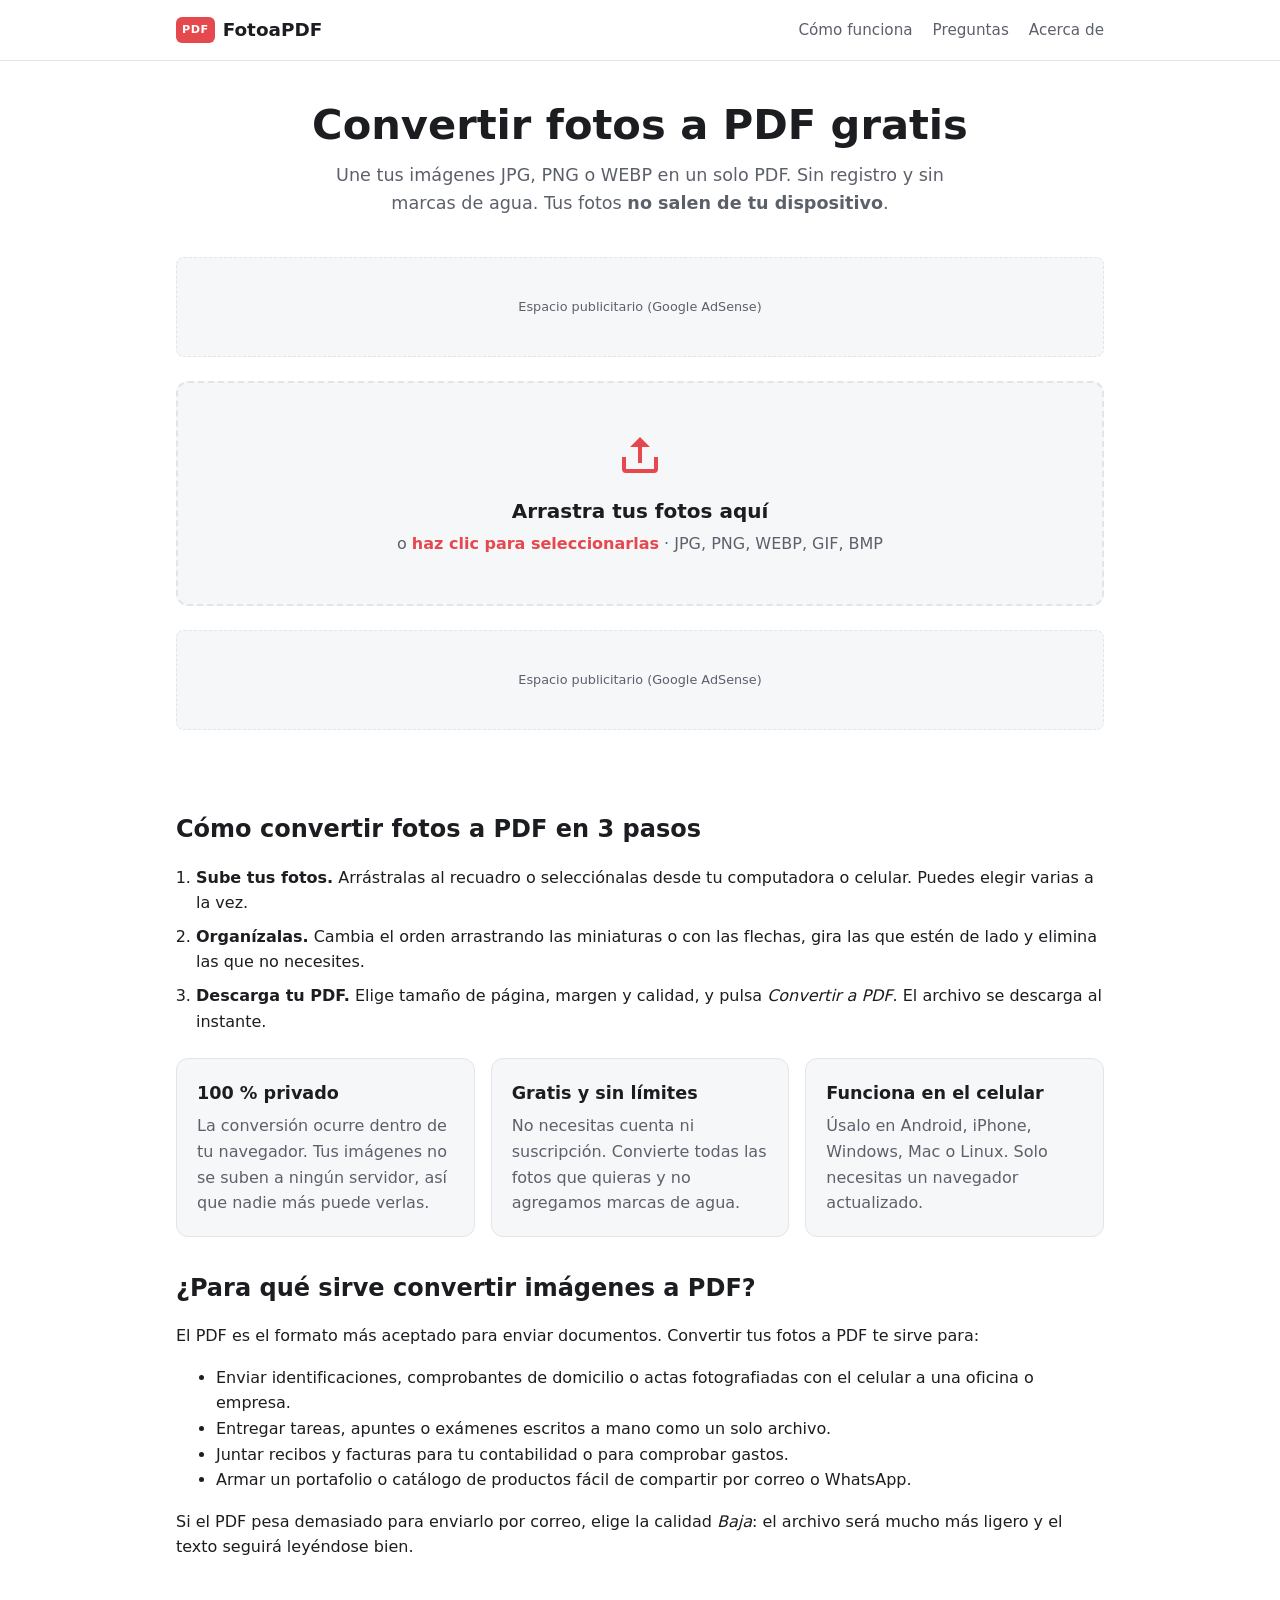
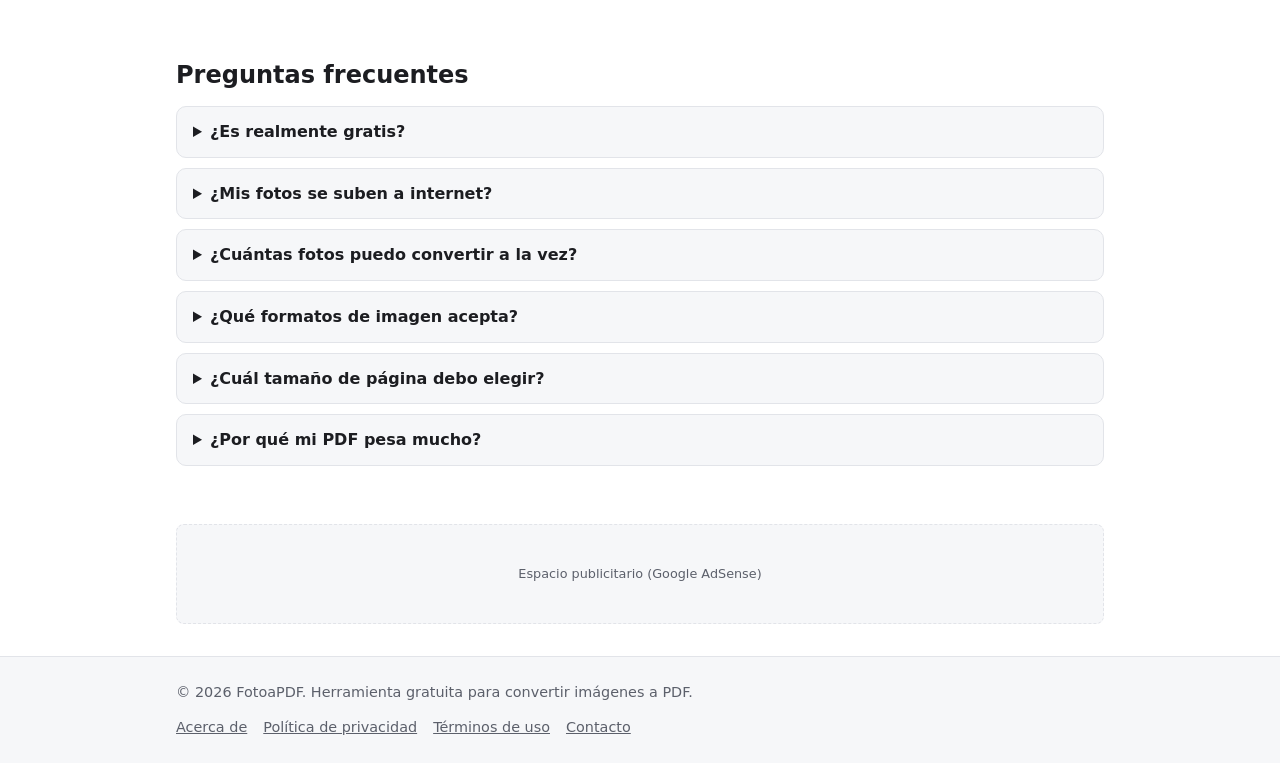
<file: index.html>
<!doctype html>
<html lang="es">
<head>
  <meta charset="utf-8">
  <meta name="viewport" content="width=device-width, initial-scale=1">
  <title>Convertir fotos a PDF gratis, online y sin registro | FotoaPDF</title>
  <meta name="description" content="Convierte fotos JPG, PNG y WEBP a un solo PDF gratis. Sin registro, sin marcas de agua y sin subir tus imágenes: todo se procesa en tu navegador.">
  <link rel="canonical" href="https://tudominio.com/">
  <meta property="og:title" content="Convertir fotos a PDF gratis | FotoaPDF">
  <meta property="og:description" content="Une tus fotos en un PDF en segundos. Gratis, privado y sin marcas de agua.">
  <meta property="og:type" content="website">
  <meta property="og:url" content="https://tudominio.com/">
  <meta name="theme-color" content="#e5484d">
  <link rel="icon" href="favicon.svg" type="image/svg+xml">
  <link rel="stylesheet" href="css/estilos.css">

  <!-- Google AdSense (sustituye ca-pub-XXXXXXXXXXXXXXXX por tu ID de editor) -->
  <script async src="https://pagead2.googlesyndication.com/pagead/js/adsbygoogle.js?client=ca-pub-XXXXXXXXXXXXXXXX" crossorigin="anonymous"></script>

  <script type="application/ld+json">
  {
    "@context": "https://schema.org",
    "@type": "WebApplication",
    "name": "FotoaPDF",
    "url": "https://tudominio.com/",
    "applicationCategory": "UtilitiesApplication",
    "operatingSystem": "Cualquiera (navegador web)",
    "offers": { "@type": "Offer", "price": "0", "priceCurrency": "MXN" },
    "description": "Convierte fotos a PDF gratis directamente en tu navegador."
  }
  </script>
</head>
<body>
  <header class="cabecera">
    <div class="contenedor cabecera__fila">
      <a href="./" class="logo"><span class="logo__icono">PDF</span> FotoaPDF</a>
      <nav class="menu">
        <a href="#como-funciona">Cómo funciona</a>
        <a href="#preguntas">Preguntas</a>
        <a href="acerca.html">Acerca de</a>
      </nav>
    </div>
  </header>

  <main>
    <section class="hero">
      <div class="contenedor">
        <h1>Convertir fotos a PDF gratis</h1>
        <p class="hero__sub">Une tus imágenes JPG, PNG o WEBP en un solo PDF. Sin registro y sin marcas de agua. Tus fotos <strong>no salen de tu dispositivo</strong>.</p>
      </div>
    </section>

    <!-- Anuncio superior -->
    <div class="contenedor">
      <div class="anuncio">
        <ins class="adsbygoogle" style="display:block"
             data-ad-client="ca-pub-XXXXXXXXXXXXXXXX"
             data-ad-slot="1111111111"
             data-ad-format="auto"
             data-full-width-responsive="true"></ins>
      </div>
    </div>

    <section class="contenedor herramienta" aria-label="Convertidor">
      <div id="zona" class="zona" tabindex="0" role="button" aria-label="Selecciona o arrastra tus fotos">
        <input id="archivos" type="file" accept="image/*" multiple hidden>
        <svg class="zona__icono" viewBox="0 0 24 24" aria-hidden="true"><path d="M19 13v6H5v-6H3v6a2 2 0 0 0 2 2h14a2 2 0 0 0 2-2v-6h-2zM12 3 7 8h4v8h2V8h4z"/></svg>
        <p class="zona__titulo">Arrastra tus fotos aquí</p>
        <p class="zona__texto">o <span class="enlace">haz clic para seleccionarlas</span> · JPG, PNG, WEBP, GIF, BMP</p>
      </div>

      <div id="panel" class="panel" hidden>
        <div class="panel__barra">
          <p><strong id="contador">0</strong> imagen(es) · arrastra las miniaturas para cambiar el orden</p>
          <div class="panel__acciones">
            <button type="button" class="btn btn--sec" id="agregar">+ Agregar más</button>
            <button type="button" class="btn btn--sec" id="ordenar">Ordenar por nombre</button>
            <button type="button" class="btn btn--sec" id="limpiar">Quitar todas</button>
          </div>
        </div>

        <ul id="lista" class="lista"></ul>

        <div class="opciones">
          <label>Tamaño de página
            <select id="tamano">
              <option value="ajustar">Ajustar a cada foto</option>
              <option value="a4" selected>A4</option>
              <option value="letter">Carta</option>
              <option value="legal">Oficio</option>
            </select>
          </label>
          <label>Orientación
            <select id="orientacion">
              <option value="auto" selected>Automática</option>
              <option value="p">Vertical</option>
              <option value="l">Horizontal</option>
            </select>
          </label>
          <label>Margen
            <select id="margen">
              <option value="0">Sin margen</option>
              <option value="20" selected>Pequeño</option>
              <option value="45">Grande</option>
            </select>
          </label>
          <label>Calidad
            <select id="calidad">
              <option value="alta">Alta (archivo más grande)</option>
              <option value="media" selected>Media (recomendada)</option>
              <option value="baja">Baja (archivo más ligero)</option>
            </select>
          </label>
          <label class="opciones__nombre">Nombre del archivo
            <input id="nombre" type="text" value="mis-fotos" maxlength="80">
          </label>
        </div>

        <button type="button" class="btn btn--pri btn--grande" id="convertir">Convertir a PDF</button>
        <div id="progreso" class="progreso" hidden><div class="progreso__barra"></div><span class="progreso__texto"></span></div>
        <p id="resultado" class="resultado" hidden></p>
      </div>
    </section>

    <!-- Anuncio intermedio -->
    <div class="contenedor">
      <div class="anuncio">
        <ins class="adsbygoogle" style="display:block"
             data-ad-client="ca-pub-XXXXXXXXXXXXXXXX"
             data-ad-slot="2222222222"
             data-ad-format="auto"
             data-full-width-responsive="true"></ins>
      </div>
    </div>

    <section id="como-funciona" class="contenedor contenido">
      <h2>Cómo convertir fotos a PDF en 3 pasos</h2>
      <ol class="pasos">
        <li><strong>Sube tus fotos.</strong> Arrástralas al recuadro o selecciónalas desde tu computadora o celular. Puedes elegir varias a la vez.</li>
        <li><strong>Organízalas.</strong> Cambia el orden arrastrando las miniaturas o con las flechas, gira las que estén de lado y elimina las que no necesites.</li>
        <li><strong>Descarga tu PDF.</strong> Elige tamaño de página, margen y calidad, y pulsa <em>Convertir a PDF</em>. El archivo se descarga al instante.</li>
      </ol>

      <div class="ventajas">
        <article>
          <h3>100 % privado</h3>
          <p>La conversión ocurre dentro de tu navegador. Tus imágenes no se suben a ningún servidor, así que nadie más puede verlas.</p>
        </article>
        <article>
          <h3>Gratis y sin límites</h3>
          <p>No necesitas cuenta ni suscripción. Convierte todas las fotos que quieras y no agregamos marcas de agua.</p>
        </article>
        <article>
          <h3>Funciona en el celular</h3>
          <p>Úsalo en Android, iPhone, Windows, Mac o Linux. Solo necesitas un navegador actualizado.</p>
        </article>
      </div>

      <h2>¿Para qué sirve convertir imágenes a PDF?</h2>
      <p>El PDF es el formato más aceptado para enviar documentos. Convertir tus fotos a PDF te sirve para:</p>
      <ul>
        <li>Enviar identificaciones, comprobantes de domicilio o actas fotografiadas con el celular a una oficina o empresa.</li>
        <li>Entregar tareas, apuntes o exámenes escritos a mano como un solo archivo.</li>
        <li>Juntar recibos y facturas para tu contabilidad o para comprobar gastos.</li>
        <li>Armar un portafolio o catálogo de productos fácil de compartir por correo o WhatsApp.</li>
      </ul>
      <p>Si el PDF pesa demasiado para enviarlo por correo, elige la calidad <em>Baja</em>: el archivo será mucho más ligero y el texto seguirá leyéndose bien.</p>
    </section>

    <section id="preguntas" class="contenedor contenido">
      <h2>Preguntas frecuentes</h2>
      <details>
        <summary>¿Es realmente gratis?</summary>
        <p>Sí. FotoaPDF es gratuito y se mantiene gracias a los anuncios que ves en la página. No hay planes de pago ni funciones bloqueadas.</p>
      </details>
      <details>
        <summary>¿Mis fotos se suben a internet?</summary>
        <p>No. Todo el proceso ocurre en tu dispositivo con JavaScript. Al cerrar la pestaña, las imágenes desaparecen de la memoria del navegador.</p>
      </details>
      <details>
        <summary>¿Cuántas fotos puedo convertir a la vez?</summary>
        <p>No hay un límite fijo; depende de la memoria de tu dispositivo. En una computadora puedes unir cientos de fotos. En celulares antiguos te recomendamos menos de 50 por PDF.</p>
      </details>
      <details>
        <summary>¿Qué formatos de imagen acepta?</summary>
        <p>JPG/JPEG, PNG, WEBP, GIF (primer cuadro) y BMP. Las fotos HEIC de iPhone funcionan en Safari; en otros navegadores conviértelas antes a JPG o configura el iPhone en <em>Ajustes › Cámara › Formatos › Más compatible</em>.</p>
      </details>
      <details>
        <summary>¿Cuál tamaño de página debo elegir?</summary>
        <p><strong>Carta</strong> es el estándar en México y Estados Unidos; <strong>A4</strong> en casi todo el resto del mundo. <em>Ajustar a cada foto</em> crea páginas del tamaño exacto de cada imagen, sin bordes blancos.</p>
      </details>
      <details>
        <summary>¿Por qué mi PDF pesa mucho?</summary>
        <p>Las fotos de celulares modernos tienen muchísima resolución. Elige la calidad <em>Media</em> o <em>Baja</em> para reducir el tamaño del archivo.</p>
      </details>
    </section>

    <!-- Anuncio inferior -->
    <div class="contenedor">
      <div class="anuncio">
        <ins class="adsbygoogle" style="display:block"
             data-ad-client="ca-pub-XXXXXXXXXXXXXXXX"
             data-ad-slot="3333333333"
             data-ad-format="auto"
             data-full-width-responsive="true"></ins>
      </div>
    </div>
  </main>

  <footer class="pie">
    <div class="contenedor pie__fila">
      <p>© <span class="anio"></span> FotoaPDF. Herramienta gratuita para convertir imágenes a PDF.</p>
      <nav>
        <a href="acerca.html">Acerca de</a>
        <a href="privacidad.html">Política de privacidad</a>
        <a href="terminos.html">Términos de uso</a>
        <a href="contacto.html">Contacto</a>
      </nav>
    </div>
  </footer>

  <script src="vendor/jspdf.umd.min.js" defer></script>
  <script src="js/anuncios.js" defer></script>
  <script src="js/app.js" defer></script>
</body>
</html>
</file>
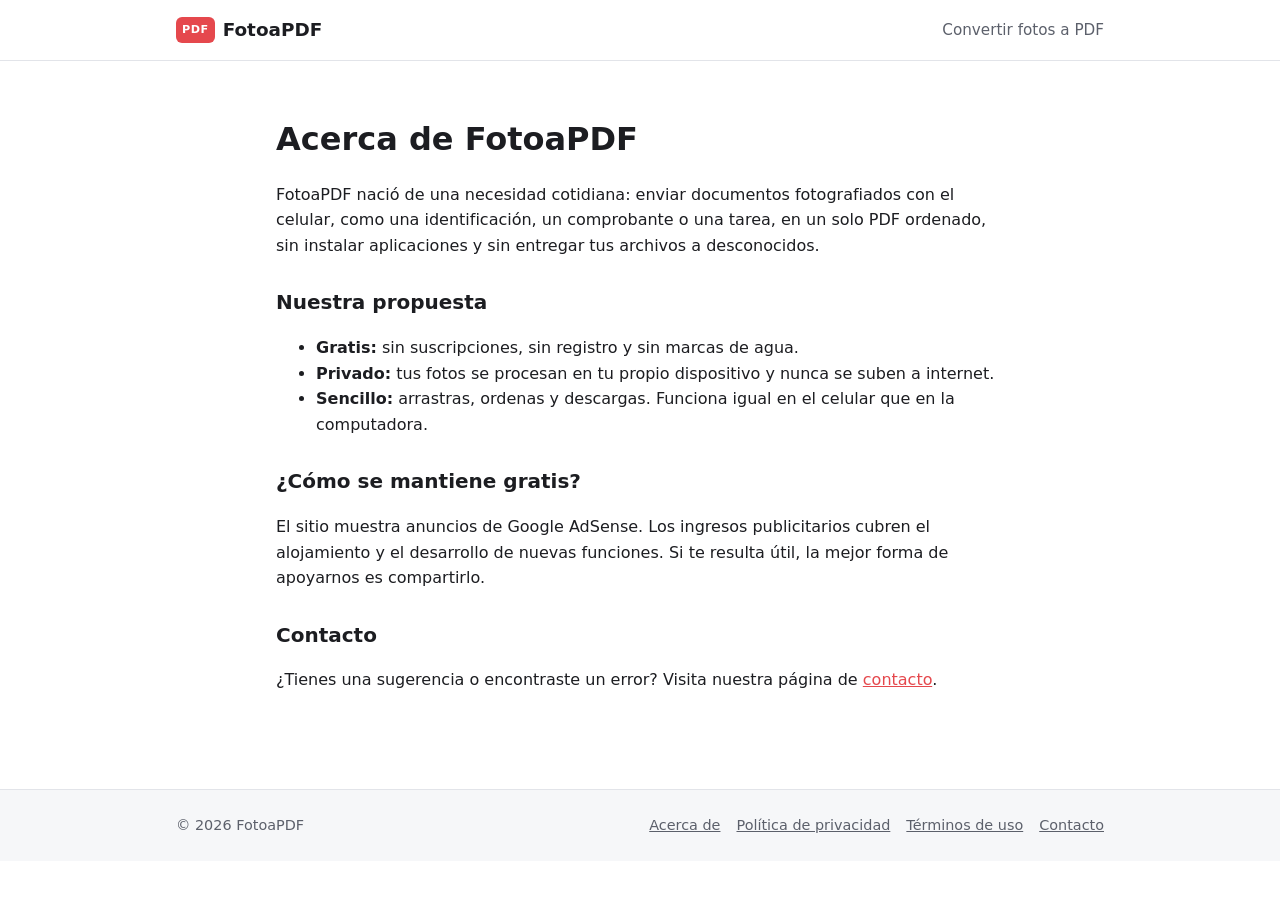
<file: acerca.html>
<!doctype html>
<html lang="es">
<head>
  <meta charset="utf-8">
  <meta name="viewport" content="width=device-width, initial-scale=1">
  <title>Acerca de | FotoaPDF</title>
  <meta name="description" content="Conoce FotoaPDF, la herramienta gratuita y privada para convertir fotos a PDF.">
  <link rel="canonical" href="https://tudominio.com/acerca.html">
  <link rel="icon" href="favicon.svg" type="image/svg+xml">
  <link rel="stylesheet" href="css/estilos.css">
  <!-- Google AdSense -->
  <script async src="https://pagead2.googlesyndication.com/pagead/js/adsbygoogle.js?client=ca-pub-XXXXXXXXXXXXXXXX" crossorigin="anonymous"></script>
</head>
<body>
  <header class="cabecera">
    <div class="contenedor cabecera__fila">
      <a href="./" class="logo"><span class="logo__icono">PDF</span> FotoaPDF</a>
      <nav class="menu"><a href="./">Convertir fotos a PDF</a></nav>
    </div>
  </header>
  <main class="contenedor legal">
    <h1>Acerca de FotoaPDF</h1>
    <p>FotoaPDF nació de una necesidad cotidiana: enviar documentos fotografiados con el celular, como una identificación, un comprobante o una tarea, en un solo PDF ordenado, sin instalar aplicaciones y sin entregar tus archivos a desconocidos.</p>

    <h2>Nuestra propuesta</h2>
    <ul>
      <li><strong>Gratis:</strong> sin suscripciones, sin registro y sin marcas de agua.</li>
      <li><strong>Privado:</strong> tus fotos se procesan en tu propio dispositivo y nunca se suben a internet.</li>
      <li><strong>Sencillo:</strong> arrastras, ordenas y descargas. Funciona igual en el celular que en la computadora.</li>
    </ul>

    <h2>¿Cómo se mantiene gratis?</h2>
    <p>El sitio muestra anuncios de Google AdSense. Los ingresos publicitarios cubren el alojamiento y el desarrollo de nuevas funciones. Si te resulta útil, la mejor forma de apoyarnos es compartirlo.</p>

    <h2>Contacto</h2>
    <p>¿Tienes una sugerencia o encontraste un error? Visita nuestra página de <a href="contacto.html">contacto</a>.</p>
  </main>
  <footer class="pie">
    <div class="contenedor pie__fila">
      <p>© <span class="anio"></span> FotoaPDF</p>
      <nav>
        <a href="acerca.html">Acerca de</a>
        <a href="privacidad.html">Política de privacidad</a>
        <a href="terminos.html">Términos de uso</a>
        <a href="contacto.html">Contacto</a>
      </nav>
    </div>
  </footer>
  <script src="js/anuncios.js" defer></script>
</body>
</html>
</file>
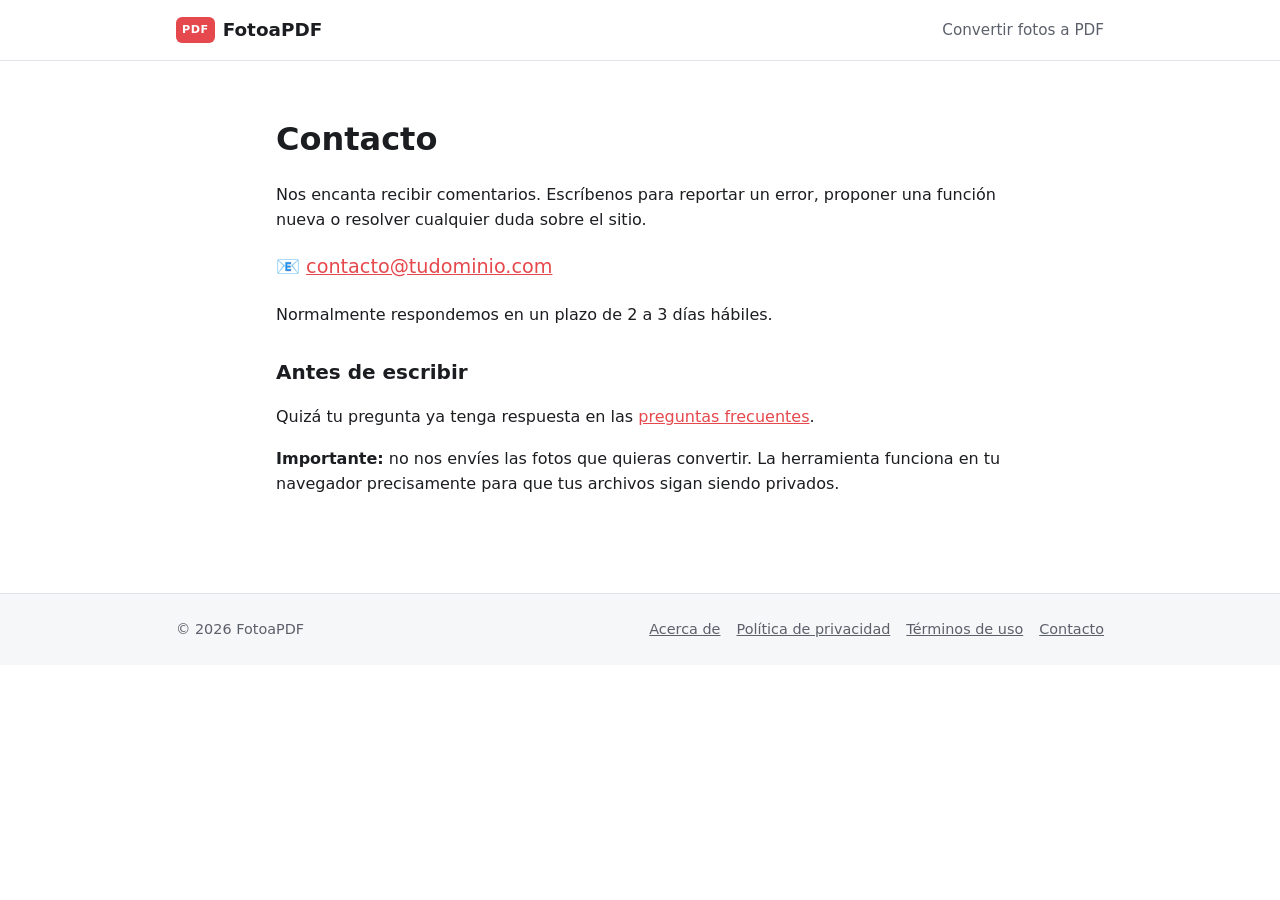
<file: contacto.html>
<!doctype html>
<html lang="es">
<head>
  <meta charset="utf-8">
  <meta name="viewport" content="width=device-width, initial-scale=1">
  <title>Contacto | FotoaPDF</title>
  <meta name="description" content="Ponte en contacto con el equipo de FotoaPDF.">
  <link rel="canonical" href="https://tudominio.com/contacto.html">
  <link rel="icon" href="favicon.svg" type="image/svg+xml">
  <link rel="stylesheet" href="css/estilos.css">
  <!-- Google AdSense -->
  <script async src="https://pagead2.googlesyndication.com/pagead/js/adsbygoogle.js?client=ca-pub-XXXXXXXXXXXXXXXX" crossorigin="anonymous"></script>
</head>
<body>
  <header class="cabecera">
    <div class="contenedor cabecera__fila">
      <a href="./" class="logo"><span class="logo__icono">PDF</span> FotoaPDF</a>
      <nav class="menu"><a href="./">Convertir fotos a PDF</a></nav>
    </div>
  </header>
  <main class="contenedor legal">
    <h1>Contacto</h1>
    <p>Nos encanta recibir comentarios. Escríbenos para reportar un error, proponer una función nueva o resolver cualquier duda sobre el sitio.</p>
    <p style="font-size:1.2rem">📧 <a href="mailto:contacto@tudominio.com">contacto@tudominio.com</a></p>
    <p>Normalmente respondemos en un plazo de 2 a 3 días hábiles.</p>
    <h2>Antes de escribir</h2>
    <p>Quizá tu pregunta ya tenga respuesta en las <a href="./#preguntas">preguntas frecuentes</a>.</p>
    <p><strong>Importante:</strong> no nos envíes las fotos que quieras convertir. La herramienta funciona en tu navegador precisamente para que tus archivos sigan siendo privados.</p>
  </main>
  <footer class="pie">
    <div class="contenedor pie__fila">
      <p>© <span class="anio"></span> FotoaPDF</p>
      <nav>
        <a href="acerca.html">Acerca de</a>
        <a href="privacidad.html">Política de privacidad</a>
        <a href="terminos.html">Términos de uso</a>
        <a href="contacto.html">Contacto</a>
      </nav>
    </div>
  </footer>
  <script src="js/anuncios.js" defer></script>
</body>
</html>
</file>
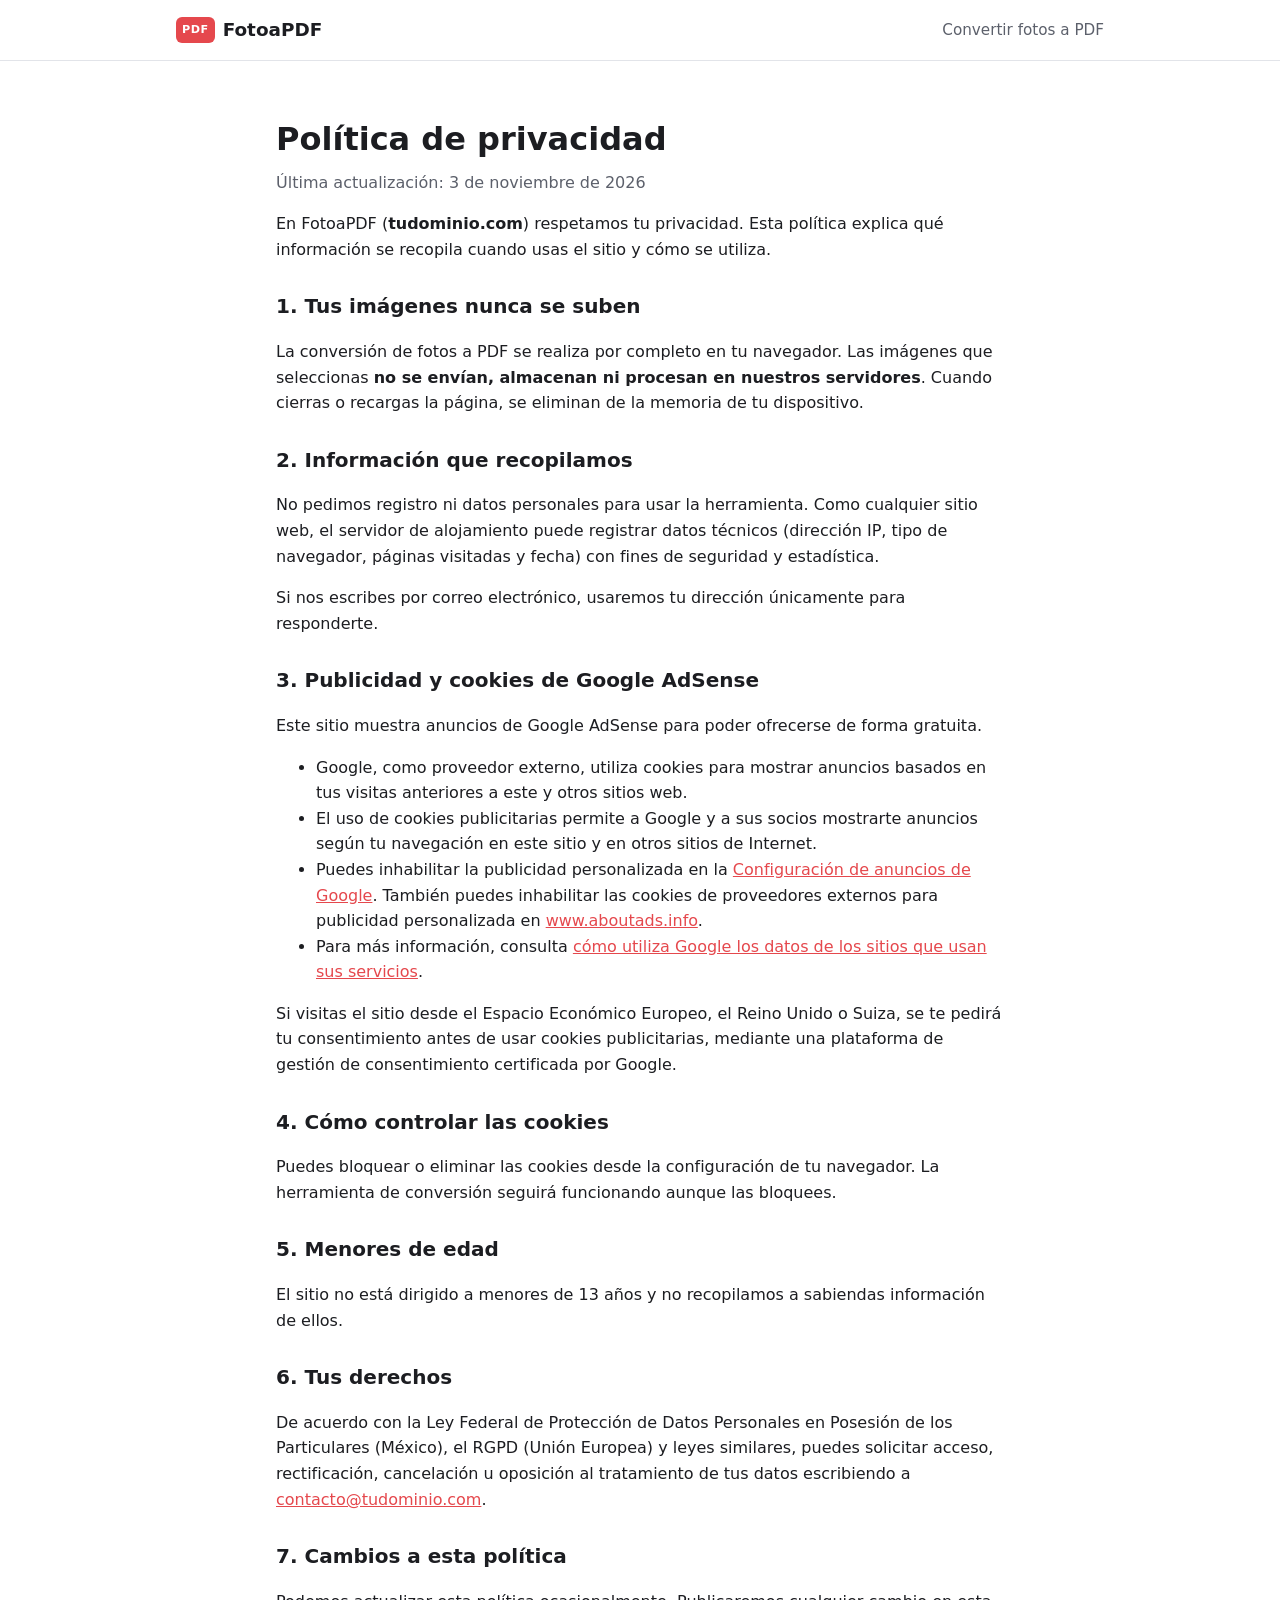
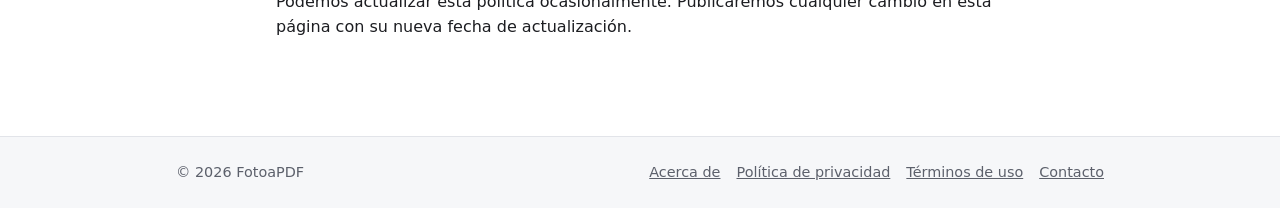
<file: privacidad.html>
<!doctype html>
<html lang="es">
<head>
  <meta charset="utf-8">
  <meta name="viewport" content="width=device-width, initial-scale=1">
  <title>Política de privacidad | FotoaPDF</title>
  <meta name="description" content="Cómo FotoaPDF trata tus datos, tus imágenes y el uso de cookies publicitarias de Google AdSense.">
  <link rel="canonical" href="https://tudominio.com/privacidad.html">
  <link rel="icon" href="favicon.svg" type="image/svg+xml">
  <link rel="stylesheet" href="css/estilos.css">
  <!-- Google AdSense -->
  <script async src="https://pagead2.googlesyndication.com/pagead/js/adsbygoogle.js?client=ca-pub-XXXXXXXXXXXXXXXX" crossorigin="anonymous"></script>
</head>
<body>
  <header class="cabecera">
    <div class="contenedor cabecera__fila">
      <a href="./" class="logo"><span class="logo__icono">PDF</span> FotoaPDF</a>
      <nav class="menu"><a href="./">Convertir fotos a PDF</a></nav>
    </div>
  </header>
  <main class="contenedor legal">
    <h1>Política de privacidad</h1>
    <p class="fecha">Última actualización: 3 de noviembre de 2026</p>

    <p>En FotoaPDF (<strong>tudominio.com</strong>) respetamos tu privacidad. Esta política explica qué información se recopila cuando usas el sitio y cómo se utiliza.</p>

    <h2>1. Tus imágenes nunca se suben</h2>
    <p>La conversión de fotos a PDF se realiza por completo en tu navegador. Las imágenes que seleccionas <strong>no se envían, almacenan ni procesan en nuestros servidores</strong>. Cuando cierras o recargas la página, se eliminan de la memoria de tu dispositivo.</p>

    <h2>2. Información que recopilamos</h2>
    <p>No pedimos registro ni datos personales para usar la herramienta. Como cualquier sitio web, el servidor de alojamiento puede registrar datos técnicos (dirección IP, tipo de navegador, páginas visitadas y fecha) con fines de seguridad y estadística.</p>
    <p>Si nos escribes por correo electrónico, usaremos tu dirección únicamente para responderte.</p>

    <h2>3. Publicidad y cookies de Google AdSense</h2>
    <p>Este sitio muestra anuncios de Google AdSense para poder ofrecerse de forma gratuita.</p>
    <ul>
      <li>Google, como proveedor externo, utiliza cookies para mostrar anuncios basados en tus visitas anteriores a este y otros sitios web.</li>
      <li>El uso de cookies publicitarias permite a Google y a sus socios mostrarte anuncios según tu navegación en este sitio y en otros sitios de Internet.</li>
      <li>Puedes inhabilitar la publicidad personalizada en la <a href="https://adssettings.google.com/" rel="nofollow noopener" target="_blank">Configuración de anuncios de Google</a>. También puedes inhabilitar las cookies de proveedores externos para publicidad personalizada en <a href="https://www.aboutads.info/choices/" rel="nofollow noopener" target="_blank">www.aboutads.info</a>.</li>
      <li>Para más información, consulta <a href="https://policies.google.com/technologies/partner-sites" rel="nofollow noopener" target="_blank">cómo utiliza Google los datos de los sitios que usan sus servicios</a>.</li>
    </ul>
    <p>Si visitas el sitio desde el Espacio Económico Europeo, el Reino Unido o Suiza, se te pedirá tu consentimiento antes de usar cookies publicitarias, mediante una plataforma de gestión de consentimiento certificada por Google.</p>

    <h2>4. Cómo controlar las cookies</h2>
    <p>Puedes bloquear o eliminar las cookies desde la configuración de tu navegador. La herramienta de conversión seguirá funcionando aunque las bloquees.</p>

    <h2>5. Menores de edad</h2>
    <p>El sitio no está dirigido a menores de 13 años y no recopilamos a sabiendas información de ellos.</p>

    <h2>6. Tus derechos</h2>
    <p>De acuerdo con la Ley Federal de Protección de Datos Personales en Posesión de los Particulares (México), el RGPD (Unión Europea) y leyes similares, puedes solicitar acceso, rectificación, cancelación u oposición al tratamiento de tus datos escribiendo a <a href="mailto:contacto@tudominio.com">contacto@tudominio.com</a>.</p>

    <h2>7. Cambios a esta política</h2>
    <p>Podemos actualizar esta política ocasionalmente. Publicaremos cualquier cambio en esta página con su nueva fecha de actualización.</p>
  </main>
  <footer class="pie">
    <div class="contenedor pie__fila">
      <p>© <span class="anio"></span> FotoaPDF</p>
      <nav>
        <a href="acerca.html">Acerca de</a>
        <a href="privacidad.html">Política de privacidad</a>
        <a href="terminos.html">Términos de uso</a>
        <a href="contacto.html">Contacto</a>
      </nav>
    </div>
  </footer>
  <script src="js/anuncios.js" defer></script>
</body>
</html>
</file>
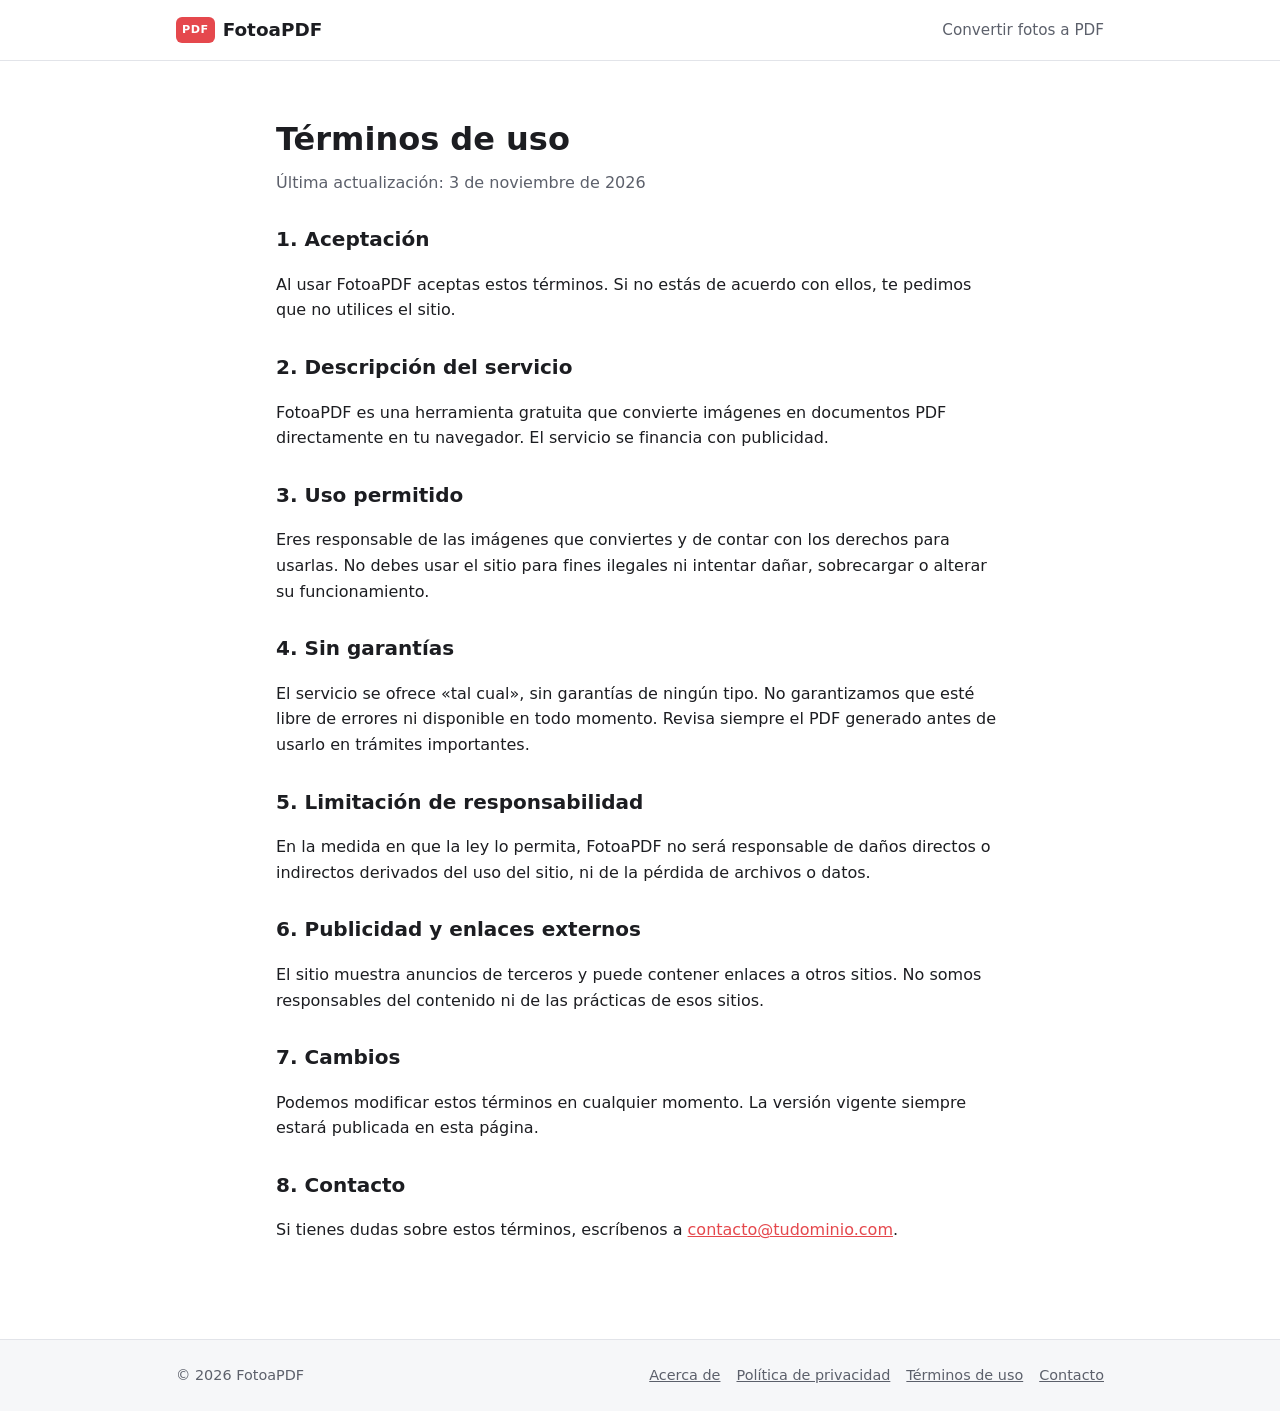
<file: terminos.html>
<!doctype html>
<html lang="es">
<head>
  <meta charset="utf-8">
  <meta name="viewport" content="width=device-width, initial-scale=1">
  <title>Términos de uso | FotoaPDF</title>
  <meta name="description" content="Condiciones de uso del convertidor gratuito de fotos a PDF FotoaPDF.">
  <link rel="canonical" href="https://tudominio.com/terminos.html">
  <link rel="icon" href="favicon.svg" type="image/svg+xml">
  <link rel="stylesheet" href="css/estilos.css">
  <!-- Google AdSense -->
  <script async src="https://pagead2.googlesyndication.com/pagead/js/adsbygoogle.js?client=ca-pub-XXXXXXXXXXXXXXXX" crossorigin="anonymous"></script>
</head>
<body>
  <header class="cabecera">
    <div class="contenedor cabecera__fila">
      <a href="./" class="logo"><span class="logo__icono">PDF</span> FotoaPDF</a>
      <nav class="menu"><a href="./">Convertir fotos a PDF</a></nav>
    </div>
  </header>
  <main class="contenedor legal">
    <h1>Términos de uso</h1>
    <p class="fecha">Última actualización: 3 de noviembre de 2026</p>

    <h2>1. Aceptación</h2>
    <p>Al usar FotoaPDF aceptas estos términos. Si no estás de acuerdo con ellos, te pedimos que no utilices el sitio.</p>

    <h2>2. Descripción del servicio</h2>
    <p>FotoaPDF es una herramienta gratuita que convierte imágenes en documentos PDF directamente en tu navegador. El servicio se financia con publicidad.</p>

    <h2>3. Uso permitido</h2>
    <p>Eres responsable de las imágenes que conviertes y de contar con los derechos para usarlas. No debes usar el sitio para fines ilegales ni intentar dañar, sobrecargar o alterar su funcionamiento.</p>

    <h2>4. Sin garantías</h2>
    <p>El servicio se ofrece «tal cual», sin garantías de ningún tipo. No garantizamos que esté libre de errores ni disponible en todo momento. Revisa siempre el PDF generado antes de usarlo en trámites importantes.</p>

    <h2>5. Limitación de responsabilidad</h2>
    <p>En la medida en que la ley lo permita, FotoaPDF no será responsable de daños directos o indirectos derivados del uso del sitio, ni de la pérdida de archivos o datos.</p>

    <h2>6. Publicidad y enlaces externos</h2>
    <p>El sitio muestra anuncios de terceros y puede contener enlaces a otros sitios. No somos responsables del contenido ni de las prácticas de esos sitios.</p>

    <h2>7. Cambios</h2>
    <p>Podemos modificar estos términos en cualquier momento. La versión vigente siempre estará publicada en esta página.</p>

    <h2>8. Contacto</h2>
    <p>Si tienes dudas sobre estos términos, escríbenos a <a href="mailto:contacto@tudominio.com">contacto@tudominio.com</a>.</p>
  </main>
  <footer class="pie">
    <div class="contenedor pie__fila">
      <p>© <span class="anio"></span> FotoaPDF</p>
      <nav>
        <a href="acerca.html">Acerca de</a>
        <a href="privacidad.html">Política de privacidad</a>
        <a href="terminos.html">Términos de uso</a>
        <a href="contacto.html">Contacto</a>
      </nav>
    </div>
  </footer>
  <script src="js/anuncios.js" defer></script>
</body>
</html>
</file>
<file: css/estilos.css>
:root {
  --pri: #e5484d;
  --pri-osc: #c93a3f;
  --texto: #1c1d21;
  --suave: #5c606b;
  --borde: #e2e4e9;
  --fondo: #ffffff;
  --fondo-2: #f6f7f9;
  --radio: 12px;
  --sombra: 0 1px 2px rgba(0,0,0,.05), 0 4px 16px rgba(0,0,0,.06);
}
@media (prefers-color-scheme: dark) {
  :root {
    --texto: #ececf0;
    --suave: #a3a7b3;
    --borde: #2e3038;
    --fondo: #15161a;
    --fondo-2: #1d1f24;
    --sombra: 0 1px 2px rgba(0,0,0,.3), 0 4px 16px rgba(0,0,0,.3);
  }
}

* { box-sizing: border-box; }
html { scroll-behavior: smooth; }
body {
  margin: 0;
  font-family: system-ui, -apple-system, "Segoe UI", Roboto, "Helvetica Neue", Arial, sans-serif;
  color: var(--texto);
  background: var(--fondo);
  line-height: 1.6;
  -webkit-font-smoothing: antialiased;
}
a { color: var(--pri); }
img { max-width: 100%; }

.contenedor { width: 100%; max-width: 960px; margin: 0 auto; padding: 0 16px; }

/* Cabecera */
.cabecera { border-bottom: 1px solid var(--borde); background: var(--fondo); position: sticky; top: 0; z-index: 10; }
.cabecera__fila { display: flex; align-items: center; justify-content: space-between; gap: 16px; min-height: 60px; }
.logo { display: flex; align-items: center; gap: 8px; font-weight: 700; font-size: 1.15rem; color: var(--texto); text-decoration: none; }
.logo__icono { background: var(--pri); color: #fff; font-size: .7rem; font-weight: 800; padding: 4px 6px; border-radius: 6px; letter-spacing: .5px; }
.menu { display: flex; gap: 20px; }
.menu a { color: var(--suave); text-decoration: none; font-size: .95rem; }
.menu a:hover { color: var(--texto); }
@media (max-width: 600px) { .menu a:not(:last-child) { display: none; } }

/* Hero */
.hero { text-align: center; padding: 40px 0 16px; }
.hero h1 { font-size: clamp(1.8rem, 5vw, 2.6rem); line-height: 1.15; margin: 0 0 12px; }
.hero__sub { color: var(--suave); font-size: 1.1rem; max-width: 640px; margin: 0 auto; }

/* Zona de carga */
.herramienta { margin: 16px auto 24px; }
.zona {
  border: 2px dashed var(--borde);
  border-radius: var(--radio);
  background: var(--fondo-2);
  padding: 48px 16px;
  text-align: center;
  cursor: pointer;
  transition: border-color .15s, background .15s;
}
.zona:hover, .zona:focus-visible, .zona.activa { border-color: var(--pri); outline: none; }
.zona.activa { background: color-mix(in srgb, var(--pri) 8%, var(--fondo-2)); }
.zona__icono { width: 48px; height: 48px; fill: var(--pri); }
.zona__titulo { font-size: 1.25rem; font-weight: 600; margin: 8px 0 4px; }
.zona__texto { color: var(--suave); margin: 0; }
.enlace { color: var(--pri); font-weight: 600; }
.zona.compacta { padding: 18px 16px; }
.zona.compacta .zona__icono { width: 28px; height: 28px; }
.zona.compacta .zona__titulo { font-size: 1rem; }

/* Panel */
.panel { margin-top: 20px; }
.panel__barra { display: flex; flex-wrap: wrap; align-items: center; justify-content: space-between; gap: 12px; margin-bottom: 12px; }
.panel__barra p { margin: 0; color: var(--suave); }
.panel__acciones { display: flex; flex-wrap: wrap; gap: 8px; }

.lista { list-style: none; padding: 0; margin: 0 0 20px; display: grid; grid-template-columns: repeat(auto-fill, minmax(130px, 1fr)); gap: 12px; }
.item {
  position: relative;
  background: var(--fondo-2);
  border: 1px solid var(--borde);
  border-radius: 10px;
  padding: 8px;
  cursor: grab;
  user-select: none;
}
.item.arrastrando { opacity: .4; }
.item.destino { outline: 2px solid var(--pri); }
.item__marco { aspect-ratio: 3 / 4; display: flex; align-items: center; justify-content: center; overflow: hidden; border-radius: 6px; background: var(--fondo); }
.item__marco img { max-width: 100%; max-height: 100%; object-fit: contain; transition: transform .2s; pointer-events: none; }
.item__num { position: absolute; top: 4px; left: 4px; background: var(--pri); color: #fff; font-size: .75rem; font-weight: 700; min-width: 22px; height: 22px; border-radius: 11px; display: flex; align-items: center; justify-content: center; padding: 0 6px; }
.item__nombre { font-size: .75rem; color: var(--suave); white-space: nowrap; overflow: hidden; text-overflow: ellipsis; margin: 6px 0 4px; }
.item__botones { display: flex; justify-content: space-between; gap: 4px; }
.item__botones button {
  flex: 1;
  border: 1px solid var(--borde);
  background: var(--fondo);
  color: var(--texto);
  border-radius: 6px;
  height: 30px;
  cursor: pointer;
  font-size: .9rem;
}
.item__botones button:hover { border-color: var(--pri); color: var(--pri); }

.opciones { display: grid; grid-template-columns: repeat(auto-fit, minmax(180px, 1fr)); gap: 12px; padding: 16px; background: var(--fondo-2); border: 1px solid var(--borde); border-radius: var(--radio); margin-bottom: 16px; }
.opciones label { display: flex; flex-direction: column; gap: 4px; font-size: .85rem; font-weight: 600; color: var(--suave); }
.opciones select, .opciones input {
  font: inherit; font-weight: 400; font-size: .95rem;
  color: var(--texto); background: var(--fondo);
  border: 1px solid var(--borde); border-radius: 8px;
  padding: 8px 10px;
}

/* Botones */
.btn { font: inherit; border-radius: 8px; padding: 8px 14px; cursor: pointer; border: 1px solid transparent; font-weight: 600; font-size: .9rem; }
.btn--sec { background: var(--fondo); border-color: var(--borde); color: var(--texto); }
.btn--sec:hover { border-color: var(--pri); color: var(--pri); }
.btn--pri { background: var(--pri); color: #fff; }
.btn--pri:hover { background: var(--pri-osc); }
.btn--pri:disabled { opacity: .6; cursor: wait; }
.btn--grande { width: 100%; padding: 16px; font-size: 1.1rem; border-radius: var(--radio); }

.progreso { position: relative; margin-top: 12px; height: 28px; background: var(--fondo-2); border-radius: 14px; overflow: hidden; border: 1px solid var(--borde); }
.progreso__barra { height: 100%; width: 0; background: var(--pri); transition: width .2s; }
.progreso__texto { position: absolute; inset: 0; display: flex; align-items: center; justify-content: center; font-size: .85rem; font-weight: 600; }
.resultado { margin-top: 12px; padding: 12px 16px; border-radius: 10px; background: color-mix(in srgb, #30a46c 12%, var(--fondo)); border: 1px solid color-mix(in srgb, #30a46c 40%, var(--fondo)); }
.resultado.error { background: color-mix(in srgb, var(--pri) 12%, var(--fondo)); border-color: color-mix(in srgb, var(--pri) 40%, var(--fondo)); }

/* Anuncios */
.anuncio { margin: 24px 0; min-height: 100px; text-align: center; }
.anuncio--demo {
  display: flex; align-items: center; justify-content: center;
  border: 1px dashed var(--borde); border-radius: 8px;
  color: var(--suave); font-size: .8rem; background: var(--fondo-2);
}

/* Contenido */
.contenido { padding: 24px 16px; }
.contenido h2 { font-size: 1.5rem; margin: 32px 0 12px; }
.contenido h3 { margin: 0 0 6px; font-size: 1.1rem; }
.pasos { padding-left: 20px; }
.pasos li { margin-bottom: 8px; }
.ventajas { display: grid; grid-template-columns: repeat(auto-fit, minmax(220px, 1fr)); gap: 16px; margin: 24px 0; }
.ventajas article { background: var(--fondo-2); border: 1px solid var(--borde); border-radius: var(--radio); padding: 20px; }
.ventajas p { margin: 0; color: var(--suave); }
details { border: 1px solid var(--borde); border-radius: 10px; padding: 12px 16px; margin-bottom: 10px; background: var(--fondo-2); }
summary { cursor: pointer; font-weight: 600; }
details p { margin: 10px 0 0; color: var(--suave); }

/* Páginas legales */
.legal { max-width: 760px; padding-top: 32px; padding-bottom: 48px; }
.legal h1 { font-size: 2rem; margin-bottom: 4px; }
.legal .fecha { color: var(--suave); margin-top: 0; }
.legal h2 { font-size: 1.25rem; margin-top: 28px; }

/* Pie */
.pie { border-top: 1px solid var(--borde); margin-top: 32px; padding: 24px 0; background: var(--fondo-2); font-size: .9rem; color: var(--suave); }
.pie__fila { display: flex; flex-wrap: wrap; justify-content: space-between; gap: 12px; align-items: center; }
.pie p { margin: 0; }
.pie nav { display: flex; flex-wrap: wrap; gap: 16px; }
.pie a { color: var(--suave); }
/* Miniatura girada 90°/270°: intercambia los límites para que quepa completa (marco 3:4) */
.item__marco img.girado { max-width: 133.33%; max-height: 75%; }
</file>
